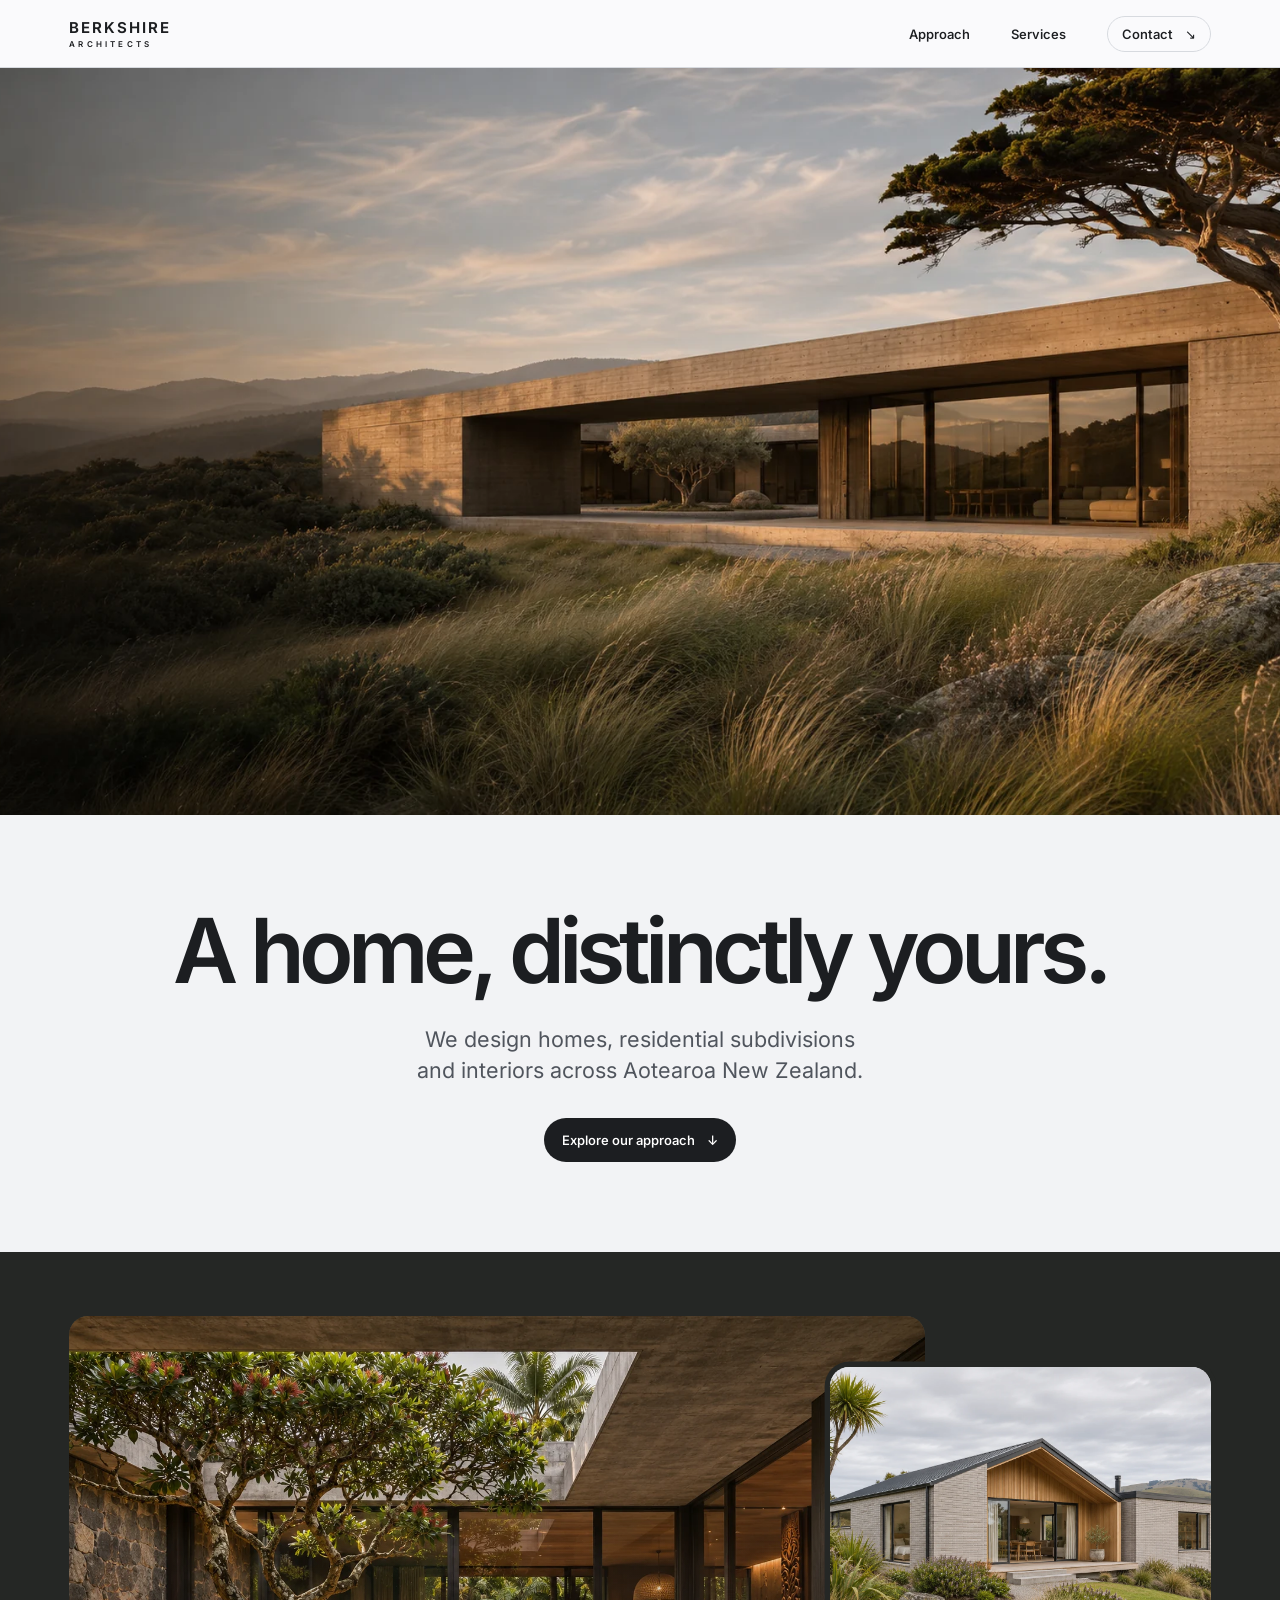
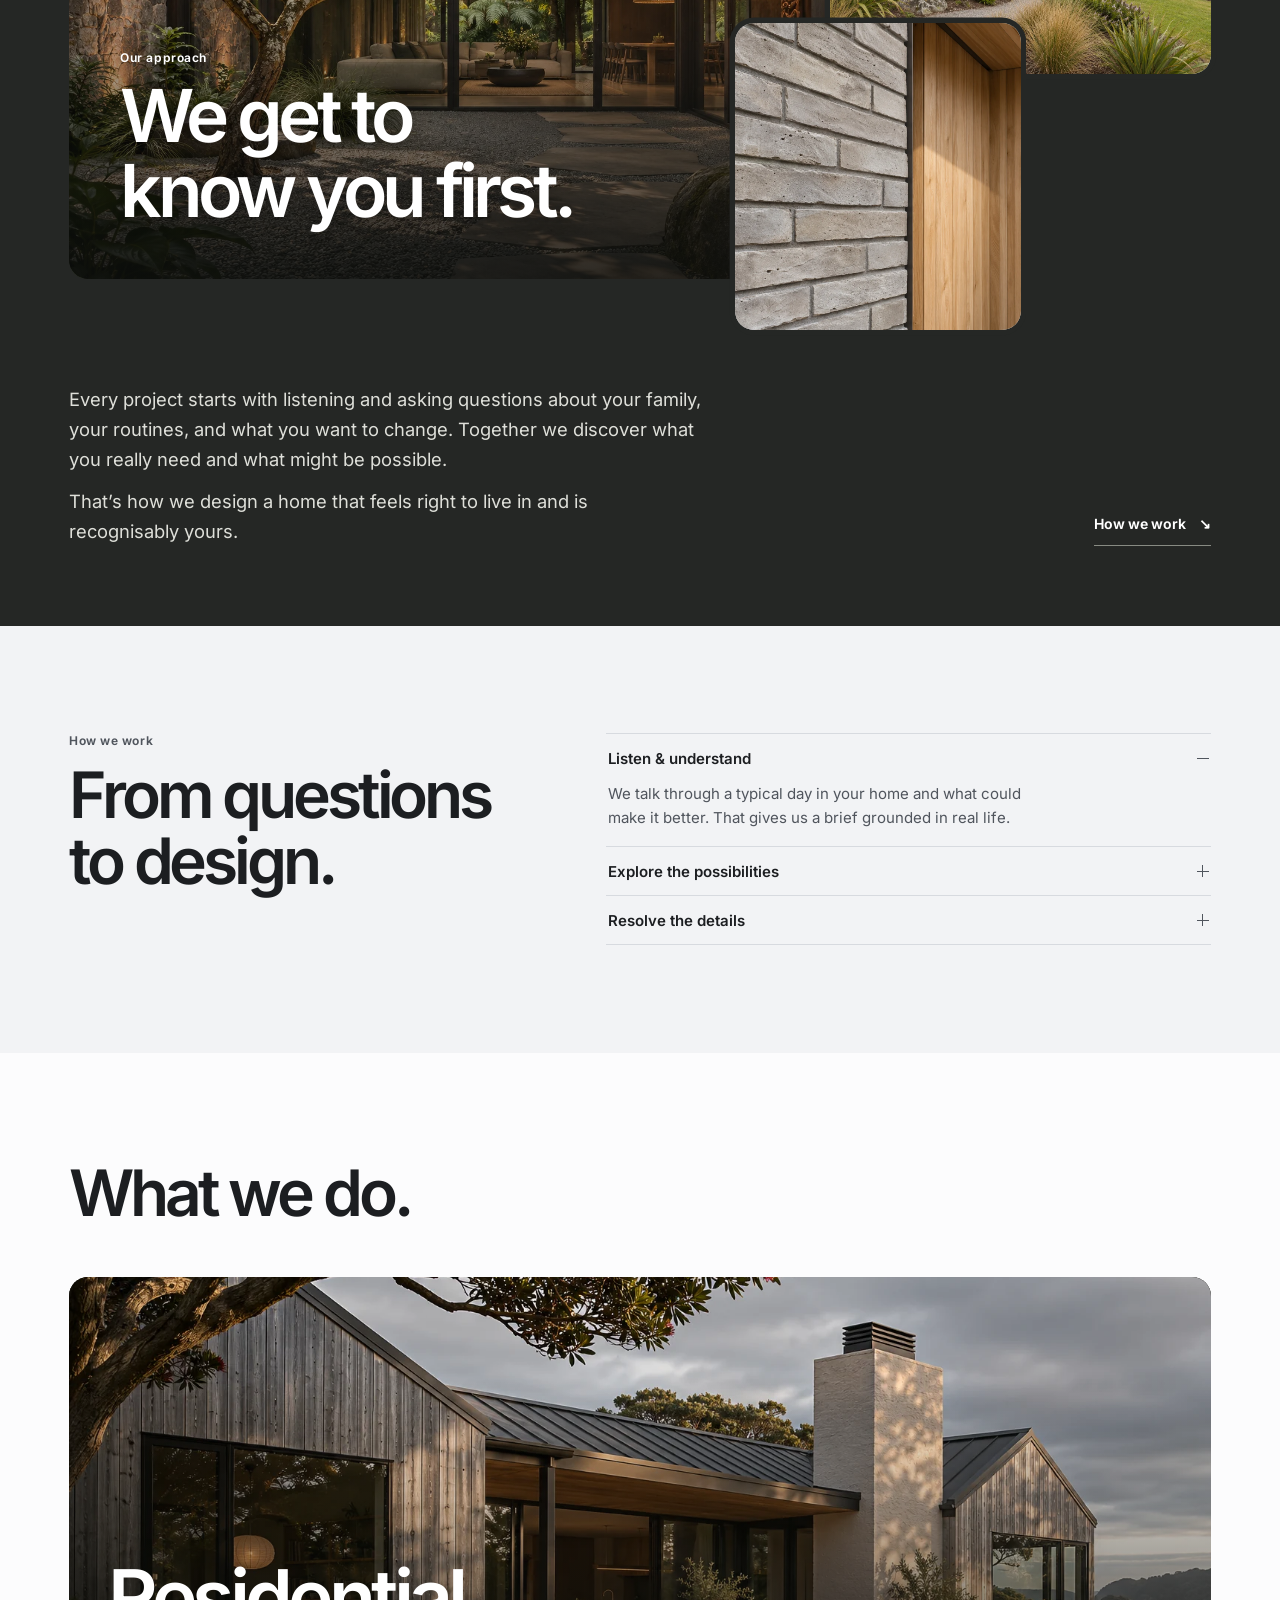
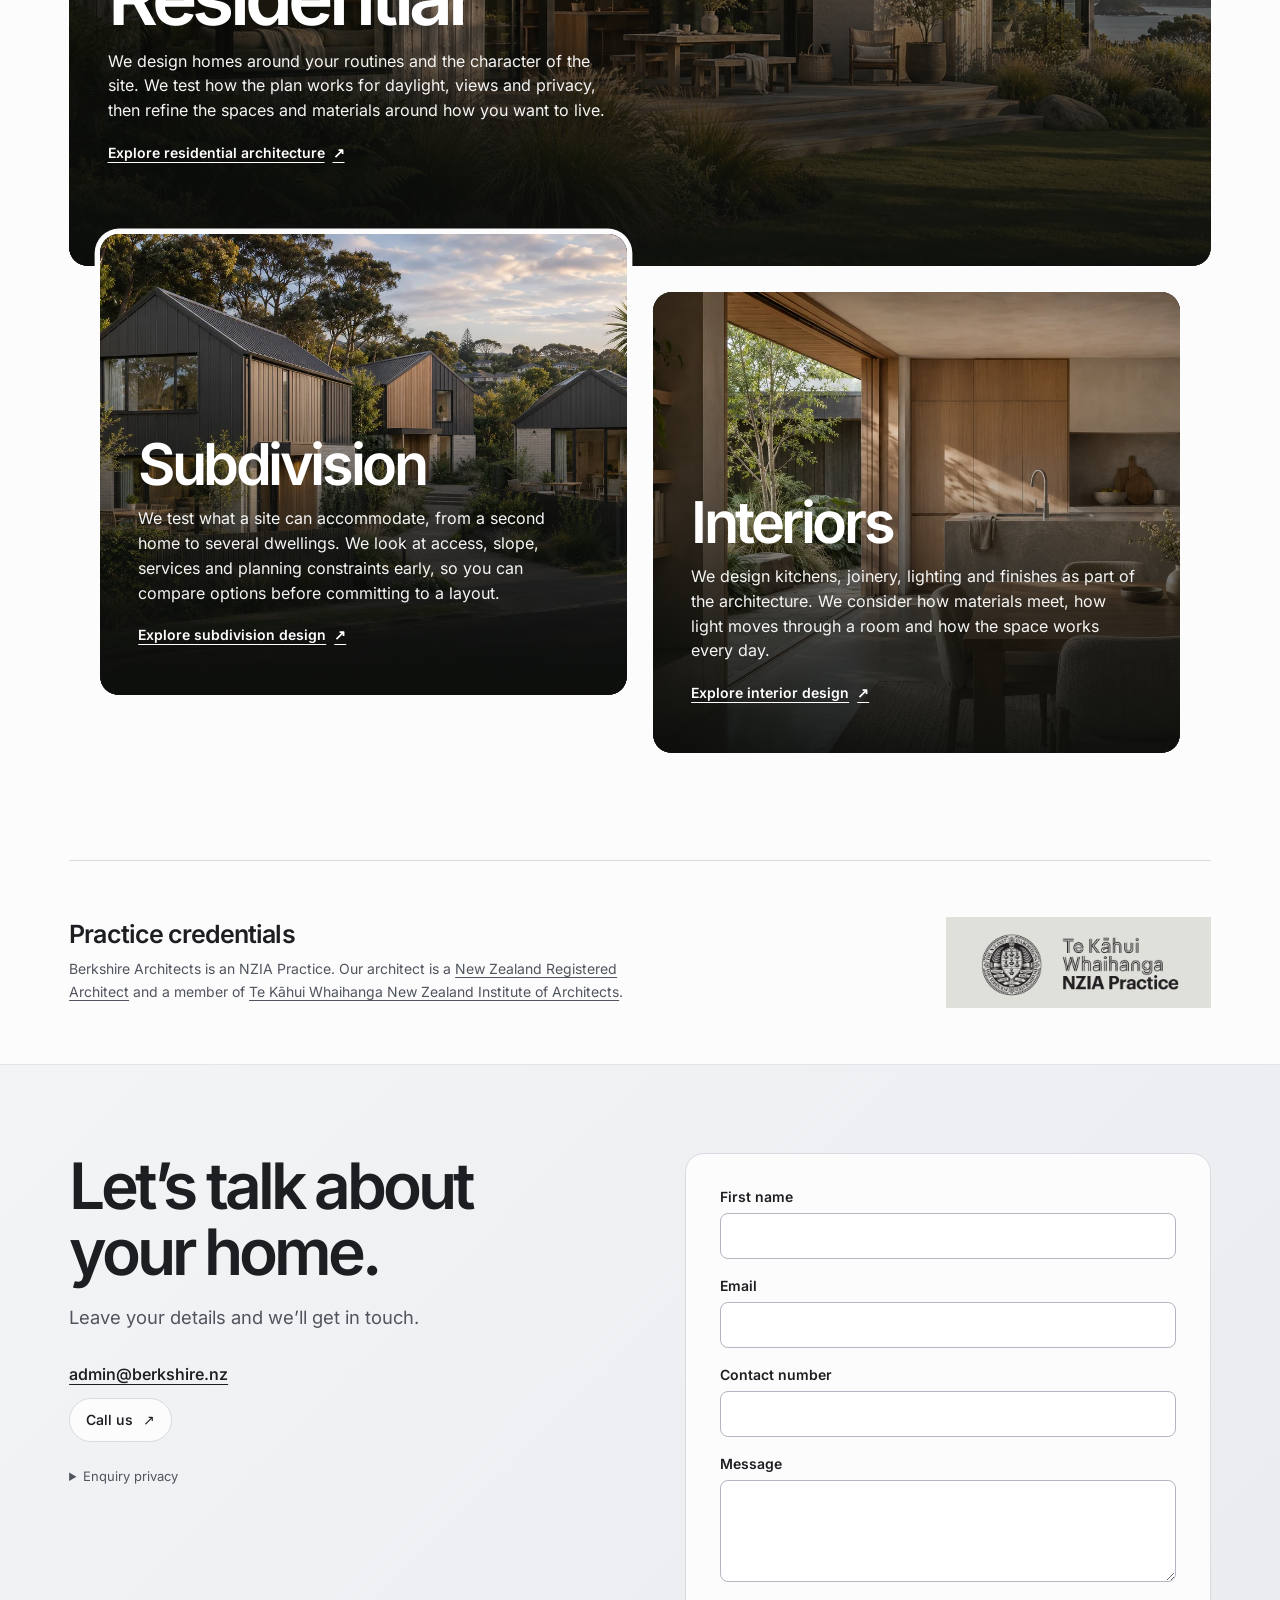
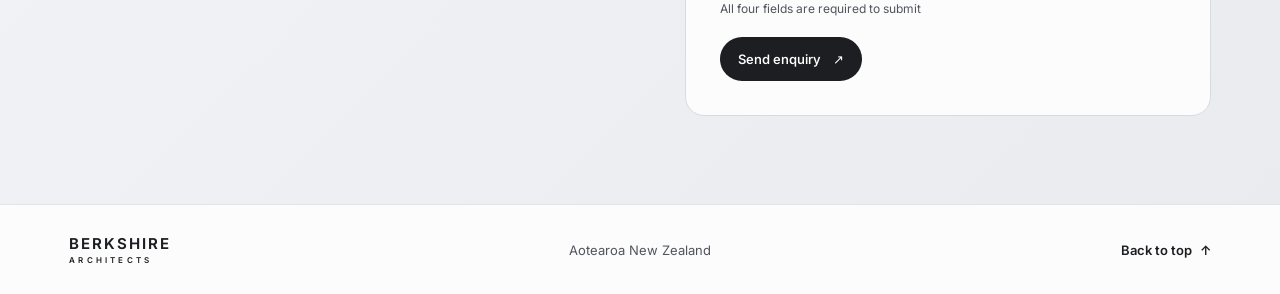
<file: index.html>
<!doctype html>
<html lang="en-NZ">
<head>
  <meta charset="utf-8">
  <meta name="viewport" content="width=device-width, initial-scale=1">
  <meta name="theme-color" content="#f2f3f5">
  <meta name="description" content="Berkshire Architects is a New Zealand architecture practice designing bespoke homes, residential subdivisions and interiors around the people who use them.">
  <meta name="robots" content="max-image-preview:large">
  <link rel="canonical" href="https://berkshire.nz/">
  <meta property="og:type" content="website">
  <meta property="og:locale" content="en_NZ">
  <meta property="og:site_name" content="Berkshire Architects">
  <meta property="og:url" content="https://berkshire.nz/">
  <meta property="og:title" content="Berkshire Architects | Residential, Subdivision &amp; Interiors NZ">
  <meta property="og:description" content="A New Zealand architecture practice for bespoke homes, residential subdivisions and interiors.">
  <meta property="og:image" content="https://berkshire.nz/assets/images/coastal-house.webp">
  <meta property="og:image:alt" content="A low concrete house set among coastal grasses">
  <meta name="twitter:card" content="summary_large_image">
  <title>Berkshire Architects | Residential, Subdivision &amp; Interiors NZ</title>
  <link rel="icon" href="data:,">
  <link rel="preload" href="assets/fonts/inter.woff2" as="font" type="font/woff2" crossorigin>
  <link rel="stylesheet" href="styles.css?v=5">
  <script src="site.js?v=2" defer></script>
  <script type="application/ld+json">
    {
      "@context": "https://schema.org",
      "@graph": [
        {
          "@type": "Organization",
          "@id": "https://berkshire.nz/#organisation",
          "name": "Berkshire Architects",
          "url": "https://berkshire.nz/",
          "description": "A New Zealand architecture practice for bespoke homes, residential subdivision and interiors.",
          "areaServed": { "@type": "Country", "name": "New Zealand" }
        },
        {
          "@type": "WebSite",
          "@id": "https://berkshire.nz/#website",
          "name": "Berkshire Architects",
          "url": "https://berkshire.nz/",
          "inLanguage": "en-NZ",
          "publisher": { "@id": "https://berkshire.nz/#organisation" }
        }
      ]
    }
  </script>
</head>
<body id="home">
  <a class="skip-link" href="#main">Skip to content</a>
  <header class="site-header">
    <div class="header-inner wrap">
      <a class="wordmark" href="#home" aria-label="Berkshire Architects home">
        <span aria-hidden="true">Berkshire <small>Architects</small></span>
      </a>
      <nav class="primary-nav" id="primary-nav" aria-label="Main navigation">
        <a href="#approach">Approach</a>
        <a href="#services">Services</a>
        <a href="#contact" class="nav-contact">Contact <span aria-hidden="true">↘</span></a>
      </nav>
    </div>
  </header>

  <main id="main" tabindex="-1">
    <section class="hero" aria-labelledby="hero-title">
      <picture class="hero-media frame">
        <source media="(max-width: 620px)" srcset="assets/images/coastal-house-mobile.webp">
        <img src="assets/images/coastal-house.webp" alt="A low concrete house set among coastal grasses" width="1774" height="887" fetchpriority="high">
      </picture>
      <div class="hero-copy wrap" data-reveal>
        <h1 id="hero-title">A home, <span>distinctly yours.</span></h1>
        <p class="hero-description">We design homes, residential subdivisions and interiors across Aotearoa New Zealand.</p>
        <a class="button-link" href="#approach">Explore our approach <span aria-hidden="true">↓</span></a>
      </div>
    </section>

    <section class="approach" id="approach" aria-labelledby="approach-title">
      <div class="wrap approach-collage">
        <div class="frame collage-photo collage-lead" data-reveal>
          <img src="assets/images/courtyard-house.webp" alt="Timber and glass opening onto a sheltered courtyard garden" loading="lazy" decoding="async">
          <div class="collage-caption">
            <p class="eyebrow">Our approach</p>
            <h2 id="approach-title">We get to know you first.</h2>
          </div>
        </div>
        <figure class="frame collage-photo collage-exterior" data-reveal>
          <img src="assets/images/new-zealand-brick-house.webp" alt="Contemporary New Zealand home with pale brick, light timber and a native garden" loading="lazy" decoding="async">
        </figure>
        <figure class="frame collage-photo collage-detail" data-reveal>
          <img src="assets/images/brick-timber-detail.webp" alt="Close-up of grey clay bricks and recessed mortar meeting light timber cladding" loading="lazy" decoding="async">
        </figure>
      </div>
      <div class="wrap approach-summary" data-reveal>
        <div class="approach-detail">
          <p>Every project starts with listening and asking questions about your family, your routines, and what you want to change. Together we discover what you really need and what might be possible.</p>
          <p>That’s how we design a home that feels right to live in and is recognisably yours.</p>
        </div>
        <a class="text-link" href="#process">How we work <span aria-hidden="true">↘</span></a>
      </div>
    </section>

    <section class="process" id="process" aria-labelledby="process-title">
      <div class="wrap process-grid">
        <div class="process-copy" data-reveal>
          <p class="eyebrow">How we work</p>
          <h2 id="process-title">From questions to design.</h2>
        </div>
        <div class="process-steps" data-reveal>
          <details name="design-process" open>
            <summary>Listen &amp; understand</summary>
            <p>We talk through a typical day in your home and what could make it better. That gives us a brief grounded in real life.</p>
          </details>
          <details name="design-process">
            <summary>Explore the possibilities</summary>
            <p>We test layouts, daylight, and how the home sits on the land before choosing a direction together.</p>
          </details>
          <details name="design-process">
            <summary>Resolve the details</summary>
            <p>We refine what you’ll see and touch every day, from a window that frames the view to the feel of the materials underfoot.</p>
          </details>
        </div>
      </div>
    </section>

    <section class="services wrap" id="services" aria-labelledby="services-title">
      <h2 id="services-title" data-reveal>What we do.</h2>
      <div class="service-gallery">
        <article class="service-card service-residential collage-photo" data-reveal>
          <div class="frame service-image">
            <img src="assets/images/residential-design.webp" alt="A timber-clad home opening to a sheltered garden terrace" loading="lazy" decoding="async">
          </div>
          <div class="service-copy">
            <h3>Residential</h3>
            <p>We design homes around your routines and the character of the site. We test how the plan works for daylight, views and privacy, then refine the spaces and materials around how you want to live.</p>
            <a href="services/residential/">Explore residential architecture <span aria-hidden="true">↗</span></a>
          </div>
        </article>
        <article class="service-card service-subdivision collage-photo" data-reveal>
          <div class="frame service-image">
            <img src="assets/images/subdivision-design.webp" alt="Three compact homes arranged around a landscaped approach" loading="lazy" decoding="async">
          </div>
          <div class="service-copy">
            <h3>Subdivision</h3>
            <p>We test what a site can accommodate, from a second home to several dwellings. We look at access, slope, services and planning constraints early, so you can compare options before committing to a layout.</p>
            <a href="services/subdivision/">Explore subdivision design <span aria-hidden="true">↗</span></a>
          </div>
        </article>
        <article class="service-card service-interiors collage-photo" data-reveal>
          <div class="frame service-image">
            <img src="assets/images/interior-design.webp" alt="Oak joinery and a stone worktop in a kitchen overlooking a courtyard" loading="lazy" decoding="async">
          </div>
          <div class="service-copy">
            <h3>Interiors</h3>
            <p>We design kitchens, joinery, lighting and finishes as part of the architecture. We consider how materials meet, how light moves through a room and how the space works every day.</p>
            <a href="services/interiors/">Explore interior design <span aria-hidden="true">↗</span></a>
          </div>
        </article>
      </div>
    </section>

    <section class="credentials wrap" id="credentials" aria-labelledby="credentials-title" data-reveal>
      <div>
        <h2 id="credentials-title">Practice credentials</h2>
        <p>Berkshire Architects is an NZIA Practice. Our architect is a <a href="https://www.nzrab.nz/">New Zealand Registered Architect</a> and a member of <a href="https://www.nzia.co.nz/">Te Kāhui Whaihanga New Zealand Institute of Architects</a>.</p>
      </div>
      <img class="practice-mark" src="assets/images/nzia-practice.png" width="1392" height="474" alt="Te Kāhui Whaihanga NZIA Practice" loading="lazy" decoding="async">
    </section>

    <section class="contact" id="contact" aria-labelledby="contact-title">
      <div class="wrap section-grid contact-inner">
        <div class="contact-detail" data-reveal>
          <h2 id="contact-title">Let’s talk about your home.</h2>
          <p>Leave your details and we’ll get in touch.</p>
          <address>
            <a href="mailto:admin@berkshire.nz">admin@berkshire.nz</a>
            <a class="call-link" href="tel:+64278877007">Call us <span aria-hidden="true">↗</span></a>
          </address>
          <details class="enquiry-privacy">
            <summary>Enquiry privacy</summary>
            <p>We store your contact details and message so we can reply to your enquiry. To access or correct your details, email <a href="mailto:admin@berkshire.nz">admin@berkshire.nz</a>.</p>
          </details>
        </div>
        <form class="enquiry-form" method="post" aria-label="Project enquiry" aria-describedby="enquiry-requirements" data-endpoint="https://snxzozhpoxkqrjoywzvi.supabase.co/functions/v1/berkshire-enquiry" data-reveal>
          <label for="first-name">First name</label>
          <input id="first-name" name="name" type="text" autocomplete="given-name" maxlength="100" required>
          <label for="email">Email</label>
          <input id="email" name="email" type="email" autocomplete="email" maxlength="254" required>
          <label for="phone">Contact number</label>
          <input id="phone" name="phone" type="tel" autocomplete="tel" pattern="(?=(?:\D*\d){7,15}\D*$)[0-9+\(\) .\-]+" title="Enter a phone number with 7 to 15 digits, including any country code." maxlength="32" required>
          <label for="message">Message</label>
          <textarea id="message" name="message" rows="4" maxlength="2000" required></textarea>
          <div class="enquiry-trap" aria-hidden="true">
            <label for="website">Website</label>
            <input id="website" name="website" type="text" tabindex="-1" autocomplete="off">
          </div>
          <p id="enquiry-requirements">All four fields are required to submit</p>
          <button class="button-link" type="submit" disabled>Send enquiry <span aria-hidden="true">↗</span></button>
          <p class="enquiry-status" role="status"></p>
          <noscript><p>Please email <a href="mailto:admin@berkshire.nz">admin@berkshire.nz</a> to send your enquiry.</p></noscript>
        </form>
      </div>
    </section>
  </main>

  <footer class="site-footer">
    <div class="wrap">
      <div class="footer-row">
        <a class="wordmark" href="#home" aria-label="Berkshire Architects home">
          <span aria-hidden="true">Berkshire <small>Architects</small></span>
        </a>
        <p class="footer-location">Aotearoa New Zealand</p>
        <a class="back-top" href="#home">Back to top <span aria-hidden="true">↑</span></a>
      </div>
    </div>
  </footer>
</body>
</html>
</file>
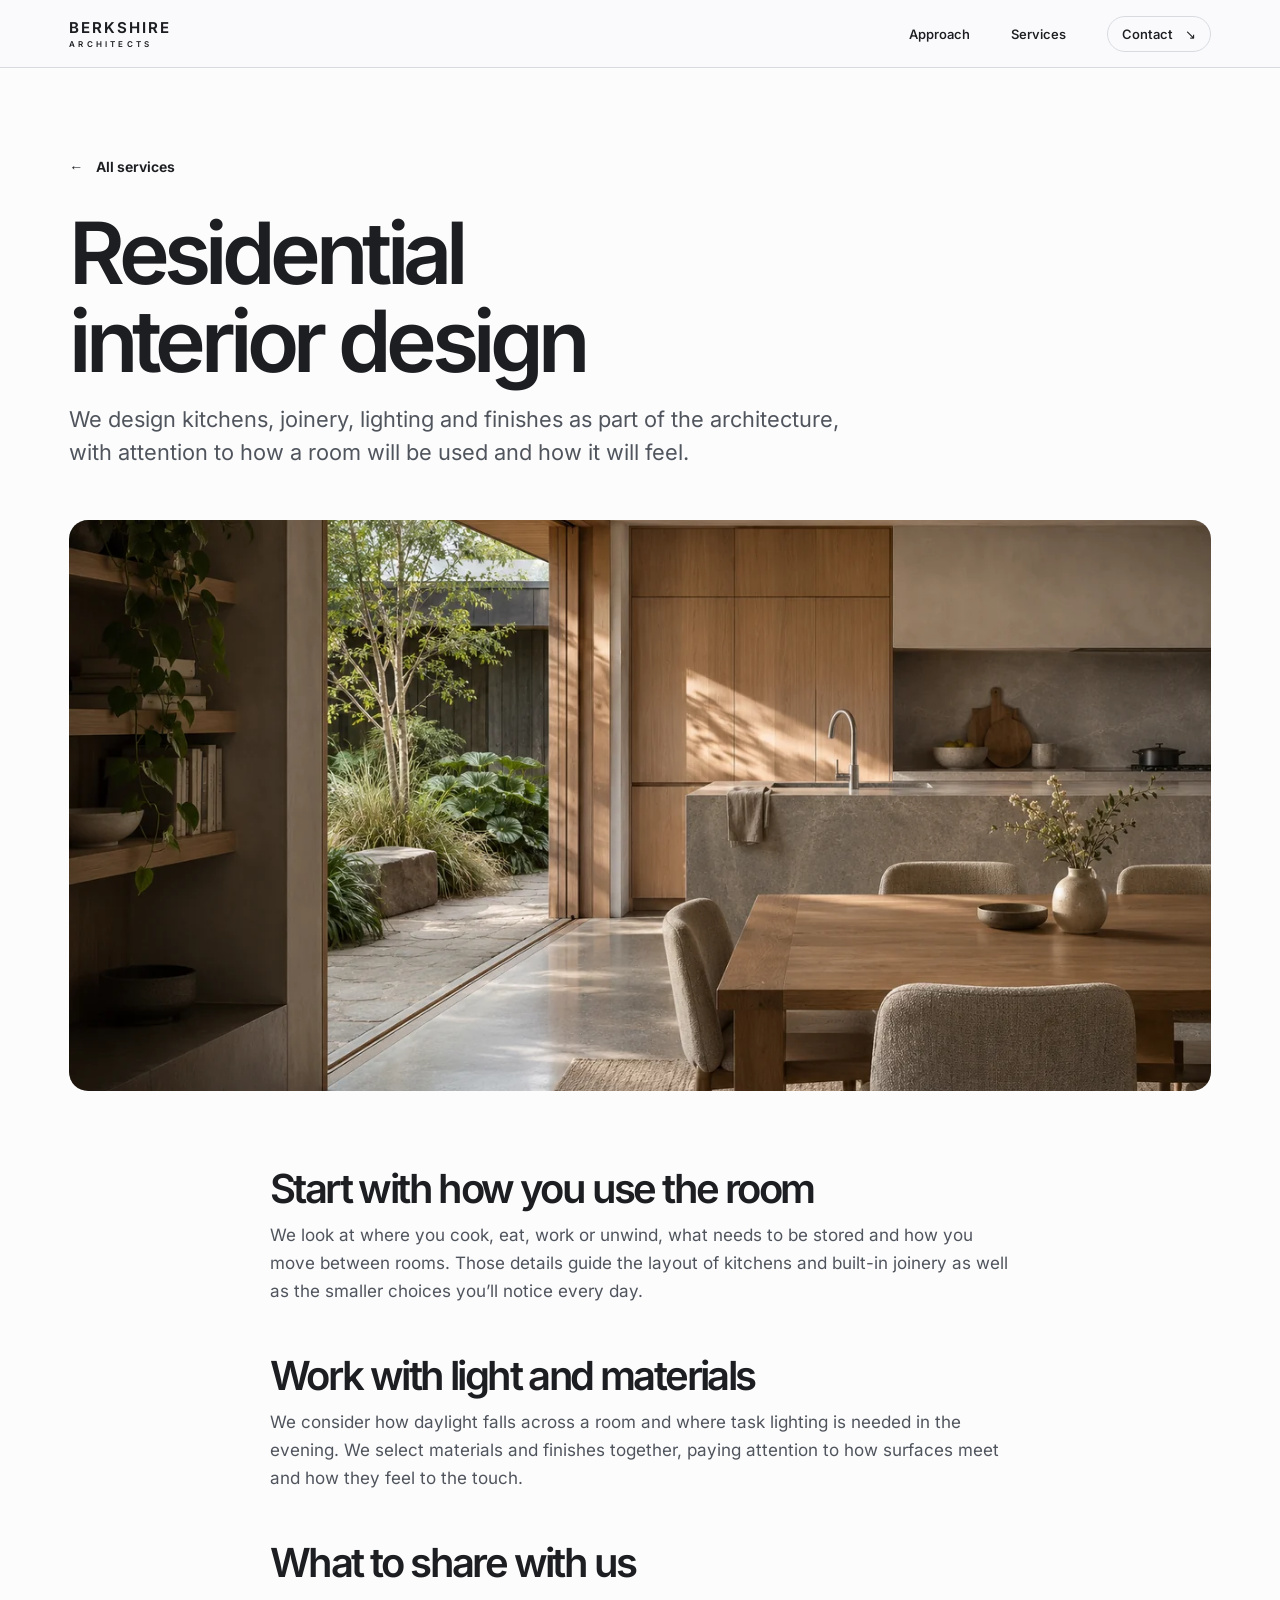
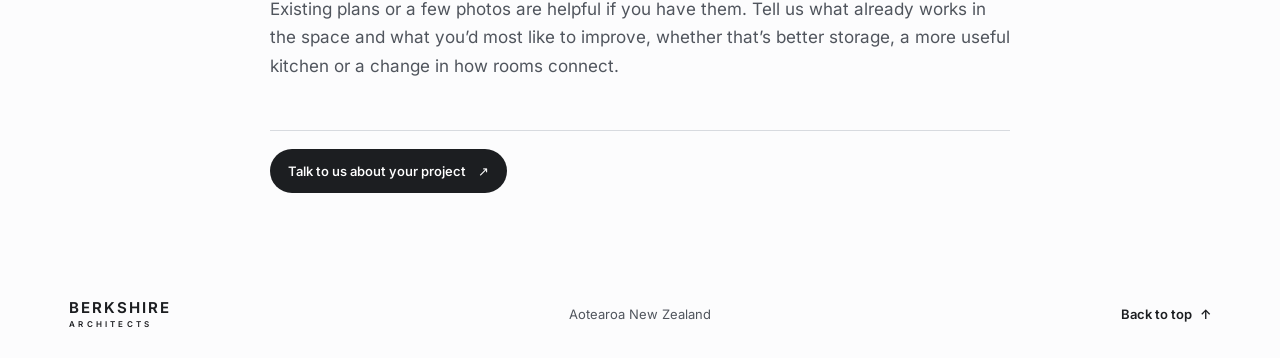
<file: services/interiors/index.html>
<!doctype html>
<html lang="en-NZ">
<head>
  <meta charset="utf-8">
  <meta name="viewport" content="width=device-width, initial-scale=1">
  <meta name="theme-color" content="#f2f3f5">
  <title>Residential Interior Design in New Zealand | Berkshire Architects</title>
  <meta name="description" content="Berkshire Architects designs residential interiors in New Zealand, including kitchens, bespoke joinery, lighting, materials and finishes.">
  <meta name="robots" content="max-image-preview:large">
  <link rel="canonical" href="https://berkshire.nz/services/interiors/">
  <meta property="og:type" content="website">
  <meta property="og:locale" content="en_NZ">
  <meta property="og:site_name" content="Berkshire Architects">
  <meta property="og:url" content="https://berkshire.nz/services/interiors/">
  <meta property="og:title" content="Residential Interior Design in New Zealand | Berkshire Architects">
  <meta property="og:description" content="Berkshire Architects designs residential interiors in New Zealand, including kitchens, bespoke joinery, lighting, materials and finishes.">
  <meta property="og:image" content="https://berkshire.nz/assets/images/interior-design.webp">
  <meta property="og:image:alt" content="Oak joinery and a stone worktop in a kitchen overlooking a courtyard">
  <meta name="twitter:card" content="summary_large_image">
  <link rel="icon" href="data:,">
  <link rel="preload" href="../../assets/fonts/inter.woff2" as="font" type="font/woff2" crossorigin>
  <link rel="stylesheet" href="../../styles.css?v=4">
  <script type="application/ld+json">
    {
      "@context": "https://schema.org",
      "@graph": [
        {
          "@type": "WebPage",
          "@id": "https://berkshire.nz/services/interiors/#page",
          "url": "https://berkshire.nz/services/interiors/",
          "name": "Residential Interior Design in New Zealand | Berkshire Architects",
          "description": "Berkshire Architects designs residential interiors in New Zealand, including kitchens, bespoke joinery, lighting, materials and finishes.",
          "inLanguage": "en-NZ",
          "isPartOf": {
            "@id": "https://berkshire.nz/#website"
          },
          "mainEntity": {
            "@id": "https://berkshire.nz/services/interiors/#service"
          }
        },
        {
          "@type": "Service",
          "@id": "https://berkshire.nz/services/interiors/#service",
          "name": "Residential interior design",
          "serviceType": "Residential interior design",
          "url": "https://berkshire.nz/services/interiors/",
          "description": "Berkshire Architects designs residential interiors in New Zealand, including kitchens, bespoke joinery, lighting, materials and finishes.",
          "provider": {
            "@id": "https://berkshire.nz/#organisation",
            "name": "Berkshire Architects"
          },
          "areaServed": {
            "@type": "Country",
            "name": "New Zealand"
          }
        }
      ]
    }
  </script>
</head>
<body id="home">
  <a class="skip-link" href="#main">Skip to content</a>
  <header class="site-header">
    <div class="header-inner wrap">
      <a class="wordmark" href="../../" aria-label="Berkshire Architects home">
        <span aria-hidden="true">Berkshire <small>Architects</small></span>
      </a>
      <nav class="primary-nav" aria-label="Main navigation">
        <a href="../../#approach">Approach</a>
        <a href="../../#services">Services</a>
        <a href="../../#contact" class="nav-contact">Contact <span aria-hidden="true">↘</span></a>
      </nav>
    </div>
  </header>

  <main id="main" class="service-page wrap" tabindex="-1">
    <header class="service-page-header">
      <a class="text-link" href="../../#services"><span aria-hidden="true">←</span> All services</a>
      <h1>Residential interior design</h1>
      <p>We design kitchens, joinery, lighting and finishes as part of the architecture, with attention to how a room will be used and how it will feel.</p>
    </header>
    <figure class="frame service-page-image">
      <img src="../../assets/images/interior-design.webp" alt="Oak joinery and a stone worktop in a kitchen overlooking a courtyard" width="1260" height="840" fetchpriority="high">
    </figure>
    <div class="service-page-content">
      <section>
        <h2>Start with how you use the room</h2>
        <p>We look at where you cook, eat, work or unwind, what needs to be stored and how you move between rooms. Those details guide the layout of kitchens and built-in joinery as well as the smaller choices you’ll notice every day.</p>
      </section>
      <section>
        <h2>Work with light and materials</h2>
        <p>We consider how daylight falls across a room and where task lighting is needed in the evening. We select materials and finishes together, paying attention to how surfaces meet and how they feel to the touch.</p>
      </section>
      <section>
        <h2>What to share with us</h2>
        <p>Existing plans or a few photos are helpful if you have them. Tell us what already works in the space and what you’d most like to improve, whether that’s better storage, a more useful kitchen or a change in how rooms connect.</p>
      </section>
      <div class="service-page-next">
        <a class="button-link" href="../../#contact">Talk to us about your project <span aria-hidden="true">↗</span></a>
      </div>
    </div>
  </main>

  <footer class="site-footer">
    <div class="wrap footer-row">
      <a class="wordmark" href="../../" aria-label="Berkshire Architects home">
        <span aria-hidden="true">Berkshire <small>Architects</small></span>
      </a>
      <p class="footer-location">Aotearoa New Zealand</p>
      <a class="back-top" href="#home">Back to top <span aria-hidden="true">↑</span></a>
    </div>
  </footer>
</body>
</html>
</file>
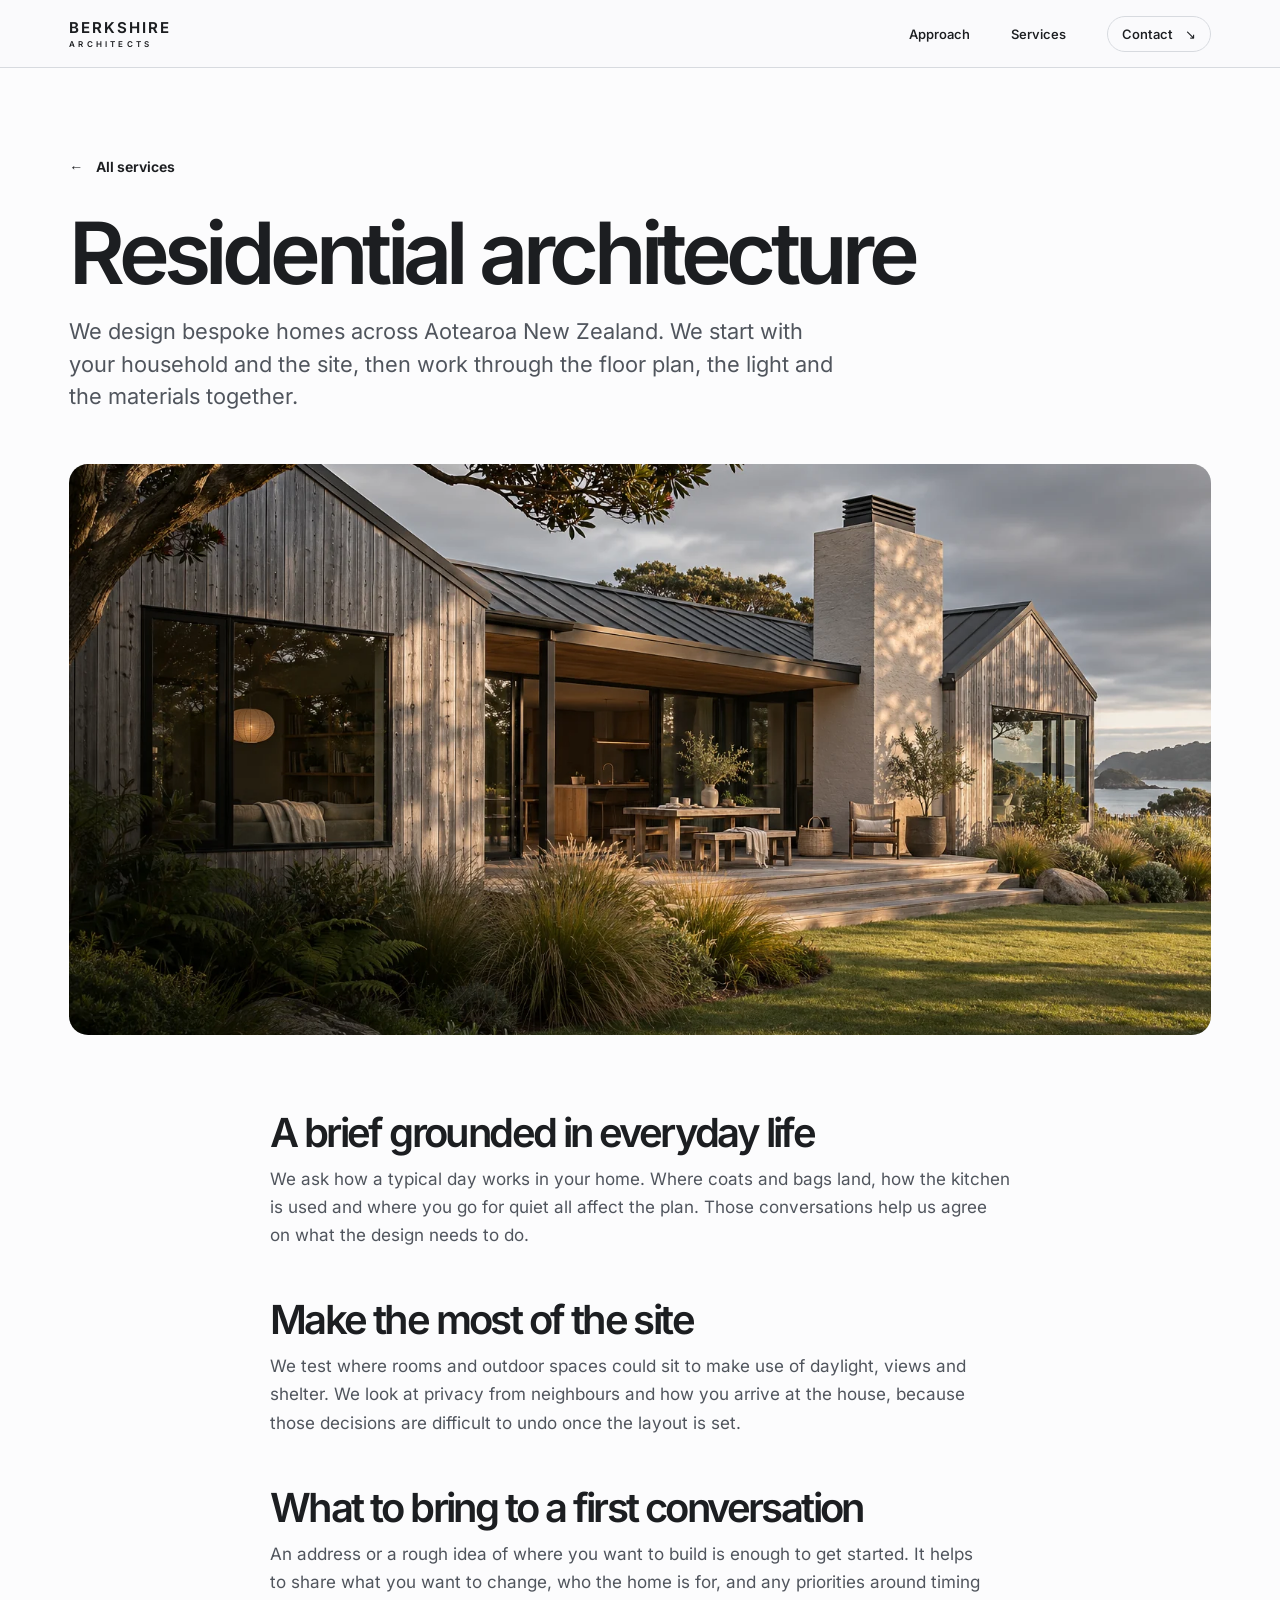
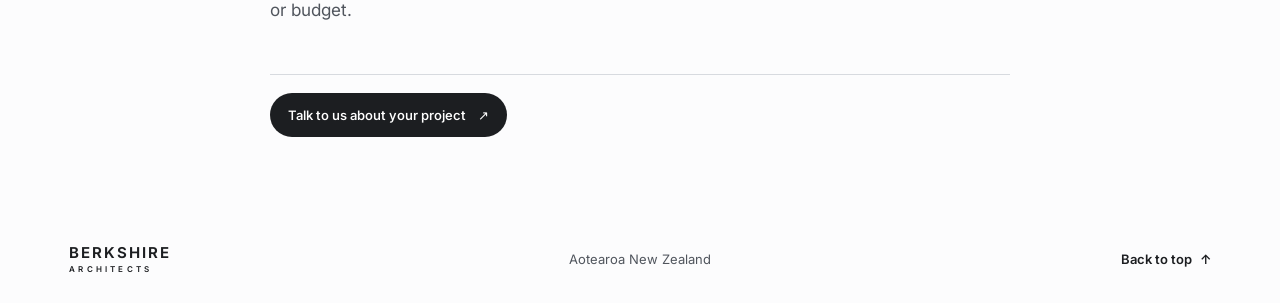
<file: services/residential/index.html>
<!doctype html>
<html lang="en-NZ">
<head>
  <meta charset="utf-8">
  <meta name="viewport" content="width=device-width, initial-scale=1">
  <meta name="theme-color" content="#f2f3f5">
  <title>Residential Architects in New Zealand | Berkshire Architects</title>
  <meta name="description" content="Berkshire Architects designs bespoke New Zealand homes, testing floor plans, daylight, privacy and materials around your site and the way you live.">
  <meta name="robots" content="max-image-preview:large">
  <link rel="canonical" href="https://berkshire.nz/services/residential/">
  <meta property="og:type" content="website">
  <meta property="og:locale" content="en_NZ">
  <meta property="og:site_name" content="Berkshire Architects">
  <meta property="og:url" content="https://berkshire.nz/services/residential/">
  <meta property="og:title" content="Residential Architects in New Zealand | Berkshire Architects">
  <meta property="og:description" content="Berkshire Architects designs bespoke New Zealand homes, testing floor plans, daylight, privacy and materials around your site and the way you live.">
  <meta property="og:image" content="https://berkshire.nz/assets/images/residential-design.webp">
  <meta property="og:image:alt" content="A timber-clad home opening to a sheltered garden terrace">
  <meta name="twitter:card" content="summary_large_image">
  <link rel="icon" href="data:,">
  <link rel="preload" href="../../assets/fonts/inter.woff2" as="font" type="font/woff2" crossorigin>
  <link rel="stylesheet" href="../../styles.css?v=4">
  <script type="application/ld+json">
    {
      "@context": "https://schema.org",
      "@graph": [
        {
          "@type": "WebPage",
          "@id": "https://berkshire.nz/services/residential/#page",
          "url": "https://berkshire.nz/services/residential/",
          "name": "Residential Architects in New Zealand | Berkshire Architects",
          "description": "Berkshire Architects designs bespoke New Zealand homes, testing floor plans, daylight, privacy and materials around your site and the way you live.",
          "inLanguage": "en-NZ",
          "isPartOf": {
            "@id": "https://berkshire.nz/#website"
          },
          "mainEntity": {
            "@id": "https://berkshire.nz/services/residential/#service"
          }
        },
        {
          "@type": "Service",
          "@id": "https://berkshire.nz/services/residential/#service",
          "name": "Residential architecture",
          "serviceType": "Residential architecture",
          "url": "https://berkshire.nz/services/residential/",
          "description": "Berkshire Architects designs bespoke New Zealand homes, testing floor plans, daylight, privacy and materials around your site and the way you live.",
          "provider": {
            "@id": "https://berkshire.nz/#organisation",
            "name": "Berkshire Architects"
          },
          "areaServed": {
            "@type": "Country",
            "name": "New Zealand"
          }
        }
      ]
    }
  </script>
</head>
<body id="home">
  <a class="skip-link" href="#main">Skip to content</a>
  <header class="site-header">
    <div class="header-inner wrap">
      <a class="wordmark" href="../../" aria-label="Berkshire Architects home">
        <span aria-hidden="true">Berkshire <small>Architects</small></span>
      </a>
      <nav class="primary-nav" aria-label="Main navigation">
        <a href="../../#approach">Approach</a>
        <a href="../../#services">Services</a>
        <a href="../../#contact" class="nav-contact">Contact <span aria-hidden="true">↘</span></a>
      </nav>
    </div>
  </header>

  <main id="main" class="service-page wrap" tabindex="-1">
    <header class="service-page-header">
      <a class="text-link" href="../../#services"><span aria-hidden="true">←</span> All services</a>
      <h1>Residential architecture</h1>
      <p>We design bespoke homes across Aotearoa New Zealand. We start with your household and the site, then work through the floor plan, the light and the materials together.</p>
    </header>
    <figure class="frame service-page-image">
      <img src="../../assets/images/residential-design.webp" alt="A timber-clad home opening to a sheltered garden terrace" width="1536" height="1024" fetchpriority="high">
    </figure>
    <div class="service-page-content">
      <section>
        <h2>A brief grounded in everyday life</h2>
        <p>We ask how a typical day works in your home. Where coats and bags land, how the kitchen is used and where you go for quiet all affect the plan. Those conversations help us agree on what the design needs to do.</p>
      </section>
      <section>
        <h2>Make the most of the site</h2>
        <p>We test where rooms and outdoor spaces could sit to make use of daylight, views and shelter. We look at privacy from neighbours and how you arrive at the house, because those decisions are difficult to undo once the layout is set.</p>
      </section>
      <section>
        <h2>What to bring to a first conversation</h2>
        <p>An address or a rough idea of where you want to build is enough to get started. It helps to share what you want to change, who the home is for, and any priorities around timing or budget.</p>
      </section>
      <div class="service-page-next">
        <a class="button-link" href="../../#contact">Talk to us about your project <span aria-hidden="true">↗</span></a>
      </div>
    </div>
  </main>

  <footer class="site-footer">
    <div class="wrap footer-row">
      <a class="wordmark" href="../../" aria-label="Berkshire Architects home">
        <span aria-hidden="true">Berkshire <small>Architects</small></span>
      </a>
      <p class="footer-location">Aotearoa New Zealand</p>
      <a class="back-top" href="#home">Back to top <span aria-hidden="true">↑</span></a>
    </div>
  </footer>
</body>
</html>
</file>
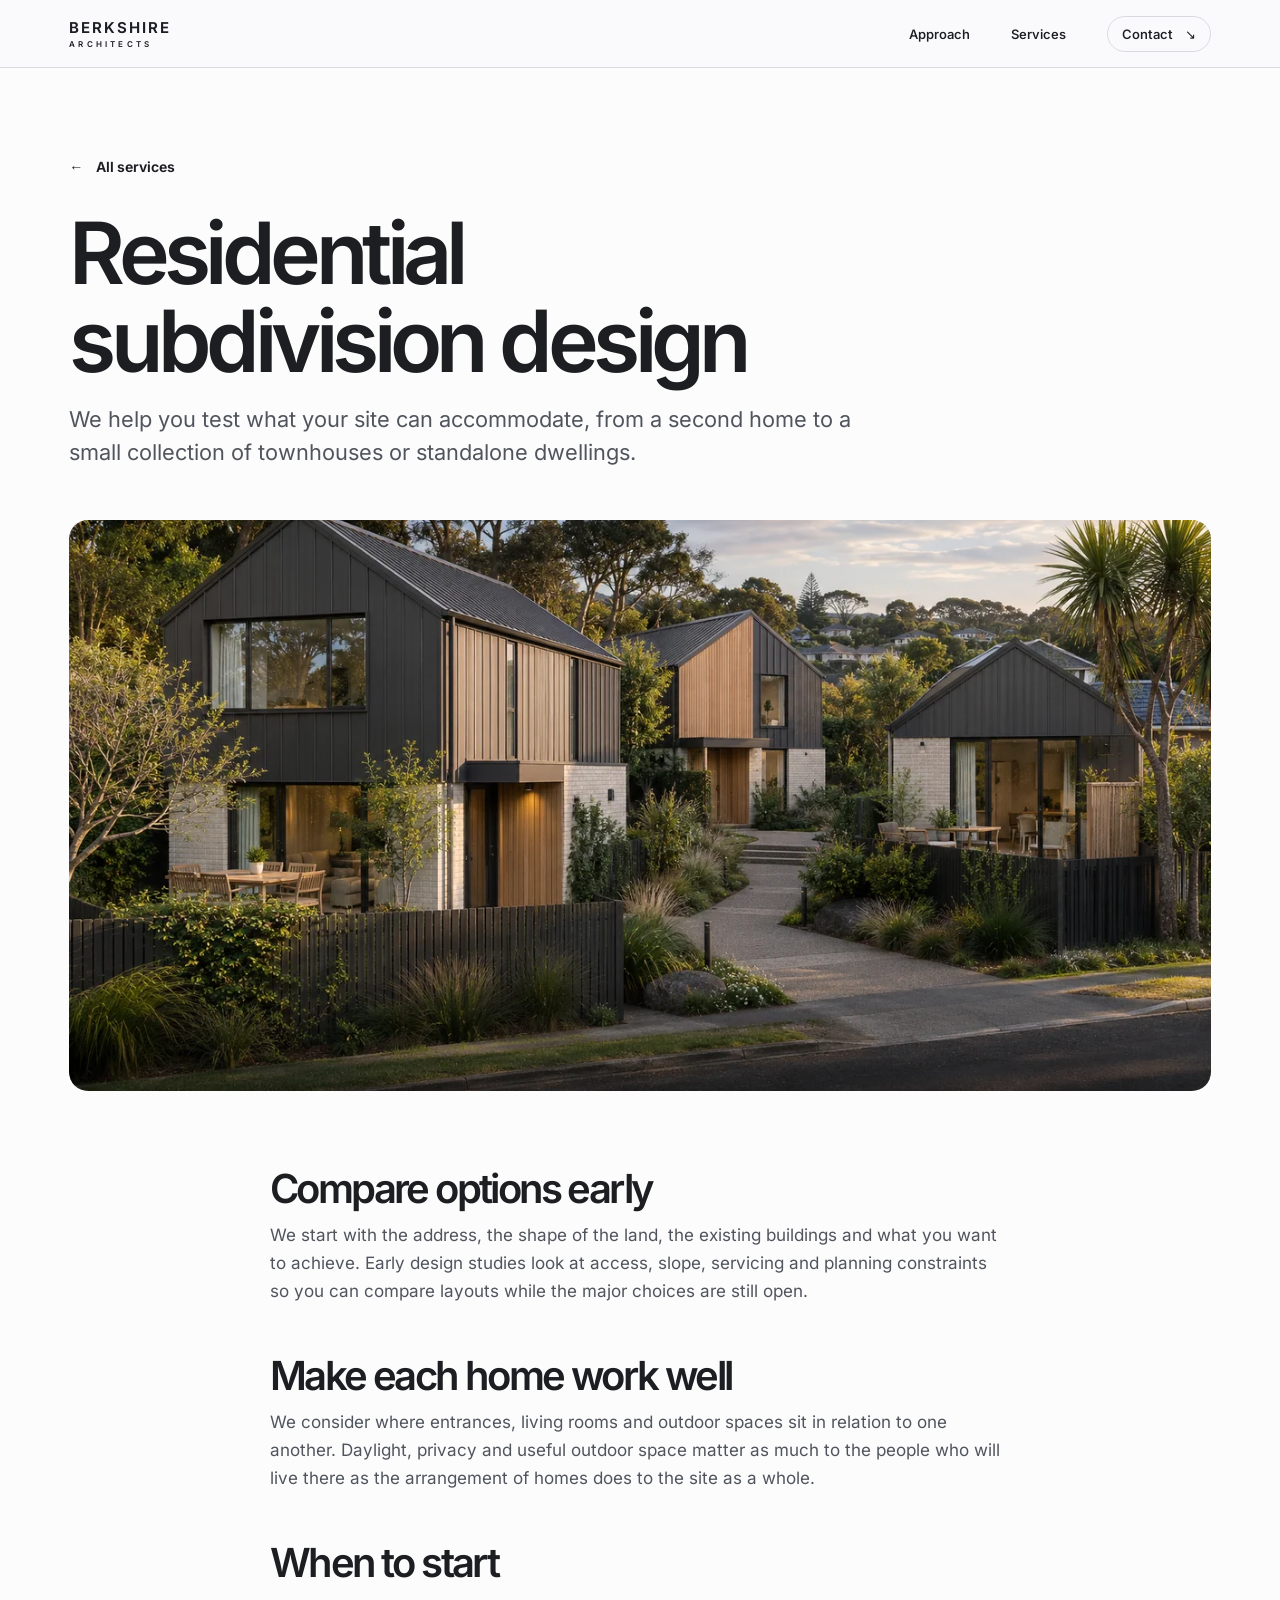
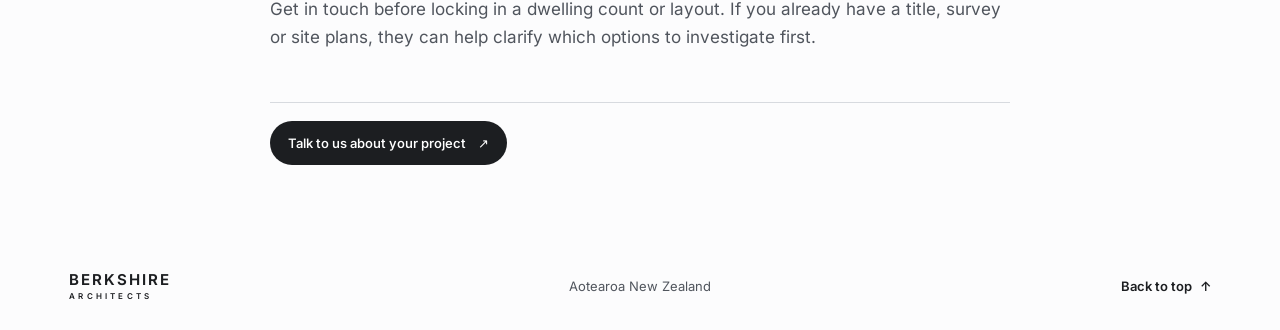
<file: services/subdivision/index.html>
<!doctype html>
<html lang="en-NZ">
<head>
  <meta charset="utf-8">
  <meta name="viewport" content="width=device-width, initial-scale=1">
  <meta name="theme-color" content="#f2f3f5">
  <title>Residential Subdivision Design in New Zealand | Berkshire Architects</title>
  <meta name="description" content="Explore residential subdivision design with Berkshire Architects. Compare options for a second home, townhouses or standalone dwellings on your New Zealand site.">
  <meta name="robots" content="max-image-preview:large">
  <link rel="canonical" href="https://berkshire.nz/services/subdivision/">
  <meta property="og:type" content="website">
  <meta property="og:locale" content="en_NZ">
  <meta property="og:site_name" content="Berkshire Architects">
  <meta property="og:url" content="https://berkshire.nz/services/subdivision/">
  <meta property="og:title" content="Residential Subdivision Design in New Zealand | Berkshire Architects">
  <meta property="og:description" content="Explore residential subdivision design with Berkshire Architects. Compare options for a second home, townhouses or standalone dwellings on your New Zealand site.">
  <meta property="og:image" content="https://berkshire.nz/assets/images/subdivision-design.webp">
  <meta property="og:image:alt" content="Three compact homes arranged around a landscaped approach">
  <meta name="twitter:card" content="summary_large_image">
  <link rel="icon" href="data:,">
  <link rel="preload" href="../../assets/fonts/inter.woff2" as="font" type="font/woff2" crossorigin>
  <link rel="stylesheet" href="../../styles.css?v=4">
  <script type="application/ld+json">
    {
      "@context": "https://schema.org",
      "@graph": [
        {
          "@type": "WebPage",
          "@id": "https://berkshire.nz/services/subdivision/#page",
          "url": "https://berkshire.nz/services/subdivision/",
          "name": "Residential Subdivision Design in New Zealand | Berkshire Architects",
          "description": "Explore residential subdivision design with Berkshire Architects. Compare options for a second home, townhouses or standalone dwellings on your New Zealand site.",
          "inLanguage": "en-NZ",
          "isPartOf": {
            "@id": "https://berkshire.nz/#website"
          },
          "mainEntity": {
            "@id": "https://berkshire.nz/services/subdivision/#service"
          }
        },
        {
          "@type": "Service",
          "@id": "https://berkshire.nz/services/subdivision/#service",
          "name": "Residential subdivision design",
          "serviceType": "Residential subdivision design",
          "url": "https://berkshire.nz/services/subdivision/",
          "description": "Explore residential subdivision design with Berkshire Architects. Compare options for a second home, townhouses or standalone dwellings on your New Zealand site.",
          "provider": {
            "@id": "https://berkshire.nz/#organisation",
            "name": "Berkshire Architects"
          },
          "areaServed": {
            "@type": "Country",
            "name": "New Zealand"
          }
        }
      ]
    }
  </script>
</head>
<body id="home">
  <a class="skip-link" href="#main">Skip to content</a>
  <header class="site-header">
    <div class="header-inner wrap">
      <a class="wordmark" href="../../" aria-label="Berkshire Architects home">
        <span aria-hidden="true">Berkshire <small>Architects</small></span>
      </a>
      <nav class="primary-nav" aria-label="Main navigation">
        <a href="../../#approach">Approach</a>
        <a href="../../#services">Services</a>
        <a href="../../#contact" class="nav-contact">Contact <span aria-hidden="true">↘</span></a>
      </nav>
    </div>
  </header>

  <main id="main" class="service-page wrap" tabindex="-1">
    <header class="service-page-header">
      <a class="text-link" href="../../#services"><span aria-hidden="true">←</span> All services</a>
      <h1>Residential subdivision design</h1>
      <p>We help you test what your site can accommodate, from a second home to a small collection of townhouses or standalone dwellings.</p>
    </header>
    <figure class="frame service-page-image">
      <img src="../../assets/images/subdivision-design.webp" alt="Three compact homes arranged around a landscaped approach" width="1260" height="840" fetchpriority="high">
    </figure>
    <div class="service-page-content">
      <section>
        <h2>Compare options early</h2>
        <p>We start with the address, the shape of the land, the existing buildings and what you want to achieve. Early design studies look at access, slope, servicing and planning constraints so you can compare layouts while the major choices are still open.</p>
      </section>
      <section>
        <h2>Make each home work well</h2>
        <p>We consider where entrances, living rooms and outdoor spaces sit in relation to one another. Daylight, privacy and useful outdoor space matter as much to the people who will live there as the arrangement of homes does to the site as a whole.</p>
      </section>
      <section>
        <h2>When to start</h2>
        <p>Get in touch before locking in a dwelling count or layout. If you already have a title, survey or site plans, they can help clarify which options to investigate first.</p>
      </section>
      <div class="service-page-next">
        <a class="button-link" href="../../#contact">Talk to us about your project <span aria-hidden="true">↗</span></a>
      </div>
    </div>
  </main>

  <footer class="site-footer">
    <div class="wrap footer-row">
      <a class="wordmark" href="../../" aria-label="Berkshire Architects home">
        <span aria-hidden="true">Berkshire <small>Architects</small></span>
      </a>
      <p class="footer-location">Aotearoa New Zealand</p>
      <a class="back-top" href="#home">Back to top <span aria-hidden="true">↑</span></a>
    </div>
  </footer>
</body>
</html>
</file>
<file: styles.css>
@font-face {
  font-family: Inter;
  src: url('assets/fonts/inter.woff2') format('woff2');
  font-weight: 400 700;
  font-display: swap;
}

:root {
  color-scheme: light;
  --paper: #fcfcfd;
  --silver: #f2f3f5;
  --ink: #1c1e21;
  --secondary: #50555d;
  --line: #d7dadf;
  --focus: #3a5a7d;
  --font: -apple-system, BlinkMacSystemFont, Inter, 'Segoe UI', sans-serif;
  --inset: clamp(20px, 5.4vw, 88px);
  --section-space: clamp(64px, 8.4vw, 134px);
  --radius: clamp(14px, 1.5vw, 24px);
}

*, *::before, *::after { box-sizing: border-box; }

html {
  scroll-behavior: smooth;
  scroll-padding-top: 78px;
}

body {
  margin: 0;
  background: var(--paper);
  color: var(--ink);
  font-family: var(--font);
  -webkit-font-smoothing: antialiased;
}

a { color: inherit; }
img { display: block; width: 100%; }
figure, p, h1, h2 { margin: 0; }

:focus-visible {
  outline: 2px solid var(--focus);
  outline-offset: 4px;
}

.wrap {
  width: min(calc(100% - 2 * var(--inset)), 1264px);
  margin-inline: auto;
}

.skip-link {
  position: fixed;
  top: 12px;
  left: 12px;
  z-index: 4;
  transform: translateY(-150%);
  border: 1px solid var(--line);
  border-radius: 6px;
  padding: 10px 16px;
  background: white;
}

.skip-link:focus { transform: none; }

.site-header {
  position: sticky;
  top: 0;
  z-index: 2;
  border-bottom: 1px solid #d7dadf;
  background: rgb(250 250 252 / 94%);
  backdrop-filter: blur(16px);
}

.header-inner {
  display: flex;
  min-height: 67px;
  align-items: center;
  justify-content: space-between;
  gap: 16px;
}

.wordmark {
  display: inline-flex;
  align-items: center;
  gap: 11px;
  width: fit-content;
  min-height: 44px;
  font-size: 15px;
  font-weight: 650;
  line-height: 1;
  letter-spacing: 0.13em;
  text-decoration: none;
  text-transform: uppercase;
}

.wordmark small {
  display: block;
  margin-top: 5px;
  font-size: 8px;
  font-weight: 600;
  letter-spacing: 0.4em;
}

.primary-nav { display: flex; align-items: center; gap: clamp(22px, 3.2vw, 46px); }

.primary-nav a {
  display: inline-flex;
  min-height: 44px;
  align-items: center;
  color: var(--ink);
  font-size: 13px;
  font-weight: 550;
  text-decoration: none;
}

.primary-nav a:hover { text-decoration: underline; text-underline-offset: 4px; }

.primary-nav .nav-contact {
  min-height: 36px;
  gap: 12px;
  border: 1px solid var(--line);
  border-radius: 999px;
  padding: 8px 14px;
  transition: background-color 200ms ease, border-color 200ms ease, color 200ms ease;
}

.primary-nav .nav-contact:hover {
  border-color: var(--ink);
  background: var(--ink);
  color: white;
  text-decoration: none;
}

.hero {
  background: var(--silver);
  text-align: center;
}

.hero-copy { padding-block: clamp(48px, 7vw, 102px); }

h1, h2 {
  font-weight: 600;
  line-height: 1.03;
  letter-spacing: -0.065em;
  text-wrap: balance;
}

h1 { font-size: clamp(42px, 7vw, 104px); }
h1 span { white-space: nowrap; }
h2 { font-size: clamp(37px, 5vw, 74px); }

.hero-description {
  max-width: 46ch;
  margin: clamp(16px, 2.2vw, 27px) auto 0;
  color: var(--secondary);
  font-size: clamp(16px, 1.68vw, 24px);
  line-height: 1.45;
  text-wrap: balance;
}

.button-link {
  display: inline-flex;
  min-height: 44px;
  align-items: center;
  gap: 12px;
  margin-top: clamp(20px, 2.5vw, 34px);
  border: 0;
  border-radius: 999px;
  padding: 11px 18px;
  background: var(--ink);
  color: white;
  font-family: inherit;
  font-size: 13px;
  font-weight: 550;
  text-decoration: none;
  transition: background-color 200ms ease;
  cursor: pointer;
}

.button-link:hover { background: #3a3e46; }

.hero-media img { object-position: center 58%; }

.eyebrow {
  margin-bottom: 14px;
  color: var(--secondary);
  font-size: 12px;
  font-weight: 650;
  letter-spacing: 0.045em;
}

.section-grid, .process-grid {
  display: grid;
  grid-template-columns: 1fr 1fr;
  column-gap: clamp(34px, 7vw, 115px);
}

.approach {
  --gallery-background: #252725;
  padding-block: clamp(26px, 5vw, 80px) clamp(44px, 6.2vw, 94px);
  background: var(--gallery-background);
  color: #fff;
}

.approach-summary {
  display: flex;
  align-items: end;
  justify-content: space-between;
  gap: 24px;
  margin-top: clamp(28px, 4.3vw, 64px);
}

.approach-detail { max-width: 660px; }

.approach-detail p, .contact-detail > p {
  color: var(--secondary);
  font-size: clamp(16px, 1.43vw, 20px);
  line-height: 1.62;
}

.approach-detail p { color: #dedfd9; text-wrap: pretty; }
.approach-detail p + p { margin-top: 13px; }

.text-link {
  display: inline-flex;
  min-height: 44px;
  align-items: center;
  gap: 13px;
  flex-shrink: 0;
  font-size: 14px;
  font-weight: 650;
  text-decoration: none;
}

.text-link:hover { text-decoration: underline; text-underline-offset: 4px; }
.approach .text-link { border-bottom: 1px solid #888b83; }
.approach .text-link:focus-visible { outline-color: #fff; }

.text-link span { transition: transform 200ms ease; }
.text-link:hover span { transform: translate(2px, 2px); }

.approach-collage {
  display: grid;
  grid-template-columns: repeat(12, minmax(0, 1fr));
  grid-template-rows: repeat(12, minmax(0, 1fr));
  height: clamp(470px, 48vw, 760px);
  isolation: isolate;
}

.frame {
  display: block;
  overflow: hidden;
  overflow: clip;
  border-radius: var(--radius);
  background: #d8dadc;
}

.frame img { height: 100%; object-fit: cover; }
.frame.hero-media { border-radius: 0; }
.hero-media { height: clamp(390px, 83svh, 980px); }

.collage-lead {
  grid-area: 1 / 1 / 12 / 10;
  position: relative;
  background: #474b42;
  --zoom-end: 1.16;
}

.collage-lead img { object-position: 55% center; transform-origin: 50% 57%; }

.collage-lead::after {
  position: absolute;
  inset: 0;
  background: linear-gradient(0deg, rgb(12 14 12 / 87%), rgb(12 14 12 / 48%) 28%, transparent 62%);
  content: '';
}

.collage-caption {
  position: absolute;
  z-index: 1;
  right: 30%;
  bottom: clamp(26px, 4vw, 58px);
  left: clamp(24px, 4vw, 58px);
  text-shadow: 0 2px 18px rgb(0 0 0 / 32%);
}

.collage-caption .eyebrow { margin-bottom: 13px; color: #fff; }
.collage-caption h2 { max-width: 12ch; font-size: clamp(38px, 5.7vw, 82px); }

.collage-exterior {
  grid-area: 2 / 9 / 8 / 13;
  z-index: 1;
  box-shadow: 0 0 0 clamp(3px, 0.42vw, 7px) var(--gallery-background);
}

.collage-exterior img { object-position: 56% center; }

.collage-detail {
  grid-area: 7 / 8 / 13 / 11;
  z-index: 2;
  box-shadow: 0 0 0 clamp(3px, 0.42vw, 7px) var(--gallery-background);
  --zoom-end: 1.19;
}

.collage-detail img { object-position: 64% center; transform-origin: 64% center; }

.process { padding-block: var(--section-space); background: var(--silver); }

.process-grid {
  grid-template-columns: 0.85fr 1.15fr;
  align-items: start;
}

.process h2 { max-width: 12ch; }
.process-steps { align-self: center; }

.process-steps details { border-top: 1px solid var(--line); }
.process-steps details:last-child { border-bottom: 1px solid var(--line); }

.process-steps summary {
  display: flex;
  min-height: 48px;
  align-items: center;
  justify-content: space-between;
  gap: 12px;
  padding: 13px 2px;
  font-size: 15px;
  font-weight: 600;
  list-style: none;
  cursor: pointer;
}

.process-steps summary::-webkit-details-marker { display: none; }

.process-steps summary::after {
  flex: 0 0 12px;
  height: 12px;
  background: linear-gradient(var(--secondary), var(--secondary)) center / 12px 1px no-repeat,
    linear-gradient(var(--secondary), var(--secondary)) center / 1px 12px no-repeat;
  content: '';
}

.process-steps details[open] summary::after { background-size: 12px 1px, 0 0; }
.process-steps summary:hover { color: var(--secondary); }
.process-steps p { max-width: 51ch; padding: 0 18px 16px 2px; color: var(--secondary); font-size: 15px; line-height: 1.6; }

.services { padding-block: var(--section-space); }
.services h2 { margin-bottom: clamp(24px, 4vw, 58px); }

.service-gallery {
  display: grid;
  grid-template-columns: repeat(2, minmax(0, 1fr));
  align-items: start;
  gap: clamp(14px, 2vw, 28px);
  isolation: isolate;
}

.service-card {
  position: relative;
  isolation: isolate;
  display: grid;
  align-items: end;
  min-height: clamp(380px, 36vw, 520px);
  border-radius: var(--radius);
  padding: clamp(20px, 3vw, 44px);
  background: #30302c;
  color: #fff;
}

.service-image, .service-card::after {
  position: absolute;
  inset: 0;
  border-radius: inherit;
}

.service-card::after {
  background: linear-gradient(0deg, rgb(12 14 12 / 92%), rgb(12 14 12 / 72%) 29%, rgb(12 14 12 / 28%) 56%, transparent 83%);
  content: '';
}

.service-card .service-image { background: #30302c; }
.service-image img { object-position: center 52%; }
.service-copy { position: relative; z-index: 1; }

.service-copy h3 {
  margin: 0 0 12px;
  font-size: clamp(35px, 4.5vw, 64px);
  font-weight: 600;
  letter-spacing: -0.06em;
  line-height: 1.03;
}

.service-copy p {
  max-width: 51ch;
  color: #f5f5f4;
  font-size: clamp(15px, 1.25vw, 18px);
  line-height: 1.55;
  text-wrap: pretty;
}

.service-copy a {
  display: inline-flex;
  min-height: 44px;
  align-items: center;
  gap: 8px;
  margin-top: 7px;
  font-size: 14px;
  font-weight: 600;
  text-decoration: underline;
  text-underline-offset: 4px;
}

.service-copy a:focus-visible { outline-color: #fff; }

.service-residential {
  grid-column: 1 / -1;
  min-height: clamp(440px, 46vw, 680px);
  padding-bottom: clamp(54px, 7.2vw, 108px);
  --zoom-end: 1.16;
}

.service-residential .service-copy h3 { font-size: clamp(44px, 6vw, 84px); }
.service-residential .service-copy p { max-width: 50ch; }

.service-subdivision {
  z-index: 1;
  margin-top: calc(-1 * clamp(32px, 4.5vw, 66px));
  margin-left: clamp(0px, 2.4vw, 36px);
  box-shadow: 0 0 0 clamp(3px, 0.42vw, 7px) var(--paper);
}

.service-interiors { margin-right: clamp(0px, 2.4vw, 36px); }

.credentials {
  display: grid;
  grid-template-columns: minmax(0, 1fr) minmax(205px, 265px);
  align-items: center;
  gap: clamp(23px, 4vw, 50px);
  padding-block: clamp(32px, 4.4vw, 62px);
  border-top: 1px solid var(--line);
}

.practice-mark { display: block; width: 100%; height: auto; }

.credentials h2 {
  margin-bottom: 10px;
  font-size: clamp(20px, 2vw, 25px);
  letter-spacing: -0.035em;
}

.credentials p {
  max-width: 65ch;
  color: var(--secondary);
  font-size: 14px;
  line-height: 1.65;
  text-wrap: pretty;
}

.credentials a, .enquiry-privacy a { text-underline-offset: 3px; }

.contact {
  border-top: 1px solid #e2e4e8;
  border-bottom: 1px solid #e2e4e8;
  background: linear-gradient(135deg, #f3f4f6, #e9ebef);
}

.contact-inner { align-items: start; padding-block: clamp(54px, 6.9vw, 102px); }
.contact h2 { max-width: 13ch; }
.contact-detail > p { margin-top: 18px; }
.contact-detail address { display: grid; justify-items: start; gap: 7px; margin-top: 24px; font-style: normal; }
.contact-detail address a { min-height: 34px; padding-block: 7px; font-weight: 550; text-underline-offset: 4px; }

.contact-detail .call-link {
  display: inline-flex;
  min-height: 44px;
  align-items: center;
  gap: 10px;
  border: 1px solid var(--line);
  border-radius: 999px;
  padding: 10px 16px;
  background: var(--paper);
  font-size: 14px;
  text-decoration: none;
}

.contact-detail .call-link:hover { border-color: var(--ink); }

.enquiry-privacy {
  max-width: 52ch;
  margin-top: 16px;
  color: var(--secondary);
  font-size: 13px;
  line-height: 1.6;
  overflow-wrap: anywhere;
}

.enquiry-privacy summary { width: fit-content; padding-block: 8px; cursor: pointer; }
.enquiry-privacy p { margin-top: 5px; }

.enquiry-form {
  display: grid;
  align-items: start;
  justify-items: stretch;
  border: 1px solid var(--line);
  border-radius: var(--radius);
  padding: clamp(18px, 3vw, 34px);
  background: var(--paper);
}

.enquiry-form label { margin-bottom: 8px; font-size: 14px; font-weight: 600; }

.enquiry-form input,
.enquiry-form textarea {
  width: 100%;
  min-width: 0;
  min-height: 46px;
  margin-bottom: 18px;
  border: 1px solid #b2b7bf;
  border-radius: 8px;
  padding: 10px 12px;
  background: white;
  color: var(--ink);
  font: inherit;
}

.enquiry-form textarea { resize: vertical; }
.enquiry-trap { position: absolute; width: 1px; height: 1px; overflow: hidden; clip-path: inset(50%); }
.enquiry-form p { color: var(--secondary); font-size: 12px; line-height: 1.55; }
.enquiry-form .button-link { justify-self: start; margin-top: 18px; }
.enquiry-form .button-link:disabled { opacity: .65; cursor: default; }
.enquiry-form .enquiry-status:not(:empty), .enquiry-form noscript p { margin-top: 12px; font-size: 14px; }

.site-footer { padding-block: 23px 22px; }

.footer-row {
  display: grid;
  grid-template-columns: 1fr 1fr 1fr;
  align-items: center;
  gap: 15px;
}

.footer-location { color: var(--secondary); font-size: 13px; text-align: center; }

.back-top {
  display: inline-flex;
  min-height: 44px;
  align-items: center;
  justify-self: end;
  gap: 8px;
  font-size: 13px;
  font-weight: 600;
  text-decoration: none;
}

.back-top:hover { text-decoration: underline; text-underline-offset: 4px; }

.service-page { padding-block: clamp(42px, 6vw, 90px); }

.service-page-header {
  max-width: 920px;
  margin-bottom: clamp(24px, 4vw, 52px);
}

.service-page-header h1 { font-size: clamp(44px, 6.7vw, 92px); }
.service-page-header .text-link { margin-bottom: 20px; }
.service-page-header p {
  max-width: 56ch;
  margin-top: 18px;
  color: var(--secondary);
  font-size: clamp(17px, 1.7vw, 23px);
  line-height: 1.5;
  text-wrap: pretty;
}

.service-page-image { aspect-ratio: 2; }
.service-page-image img { object-position: center 54%; }

.service-page-content {
  display: grid;
  gap: clamp(28px, 4vw, 50px);
  max-width: 740px;
  margin: clamp(32px, 6vw, 88px) auto 0;
}

.service-page-content h2 { font-size: clamp(26px, 3.4vw, 40px); }
.service-page-content p {
  margin-top: 12px;
  color: var(--secondary);
  font-size: 17px;
  line-height: 1.65;
  text-wrap: pretty;
}

.service-page-next { border-top: 1px solid var(--line); padding-top: 18px; }
.service-page-next .button-link { margin-top: 0; }

@keyframes reveal {
  from { opacity: 0.82; transform: translateY(14px); }
  to { opacity: 1; transform: translateY(0); }
}

@keyframes collage-zoom {
  from { transform: scale(1.015); }
  to { transform: scale(var(--zoom-end, 1.13)); }
}

@keyframes hero-drift {
  from { transform: scale(1); }
  to { transform: scale(1.055); }
}

@media (prefers-reduced-motion: no-preference) {
  .is-revealed {
    animation: reveal 720ms cubic-bezier(0.22, 0.61, 0.36, 1) both;
  }

  @supports (animation-timeline: view()) {
    .collage-photo img {
      animation: collage-zoom linear both;
      animation-timeline: view();
      animation-range: entry 0% cover 83%;
    }

    .hero-media img {
      animation: hero-drift linear both;
      animation-timeline: view();
      animation-range: contain 50% exit 100%;
    }
  }

  @supports not (animation-timeline: view()) {
    .collage-photo.is-revealed img {
      animation: collage-zoom 1.5s cubic-bezier(0.22, 0.61, 0.36, 1) both;
    }
  }
}

@media (max-width: 820px) {
  .section-grid, .process-grid { column-gap: 30px; }
  .hero-media { height: clamp(390px, 70vw, 620px); }
  .approach-collage { height: clamp(390px, 61vw, 500px); }
}

@media (max-width: 620px) {
  html { scroll-padding-top: 71px; }
  .header-inner { min-height: 60px; gap: 10px; }
  .wordmark { font-size: 13px; }
  .primary-nav { gap: clamp(10px, 3vw, 18px); }
  .primary-nav a { font-size: 12px; }
  .primary-nav .nav-contact { min-height: 44px; gap: 6px; padding-inline: 10px; }
  .hero-media { height: clamp(300px, 55svh, 520px); }
  h1 { font-size: clamp(36px, 9.75vw, 56px); }
  h2 { font-size: clamp(36px, 8.2vw, 48px); }
  .section-grid, .process-grid { grid-template-columns: 1fr; row-gap: 22px; }
  .approach-collage { height: auto; grid-template-rows: auto auto; }
  .collage-lead { grid-area: 1 / 1 / 2 / 13; aspect-ratio: 1.05; }
  .collage-caption { right: 16px; bottom: 24px; left: 20px; }
  .collage-caption h2 { font-size: clamp(34px, 8vw, 49px); }
  .collage-exterior { grid-area: 2 / 1 / 3 / 9; aspect-ratio: 1.23; margin-top: 12px; }
  .collage-detail { grid-area: 2 / 8 / 3 / 13; aspect-ratio: 0.92; margin-top: -12px; }
  .approach-collage .collage-photo { align-self: start; }
  .approach-summary { align-items: start; flex-direction: column; gap: 14px; }
  .process-grid { row-gap: 32px; }
  .service-gallery, .credentials { grid-template-columns: 1fr; }
  .service-card { min-height: clamp(388px, 106vw, 480px); }
  .service-residential { padding-bottom: clamp(20px, 3vw, 44px); }
  .service-subdivision, .service-interiors { margin: 0; box-shadow: none; }
  .practice-mark { max-width: 245px; }
  .service-page-image { aspect-ratio: 1.35; }
  .contact-inner { row-gap: 32px; }
  .footer-row { grid-template-columns: 1fr auto; row-gap: 4px; }
  .footer-location { grid-row: 2; text-align: left; }
  .back-top { grid-column: 2; grid-row: 1; }
}

@media (max-width: 380px) {
  .header-inner { width: calc(100% - 24px); gap: 8px; }
  .primary-nav { gap: 7px; }
  .primary-nav .nav-contact { padding-inline: 8px; }
  .nav-contact span { display: none; }
}

@media (prefers-reduced-motion: reduce) {
  html { scroll-behavior: auto; }
  *, *::before, *::after { animation: none !important; transition: none !important; }
}
</file>
